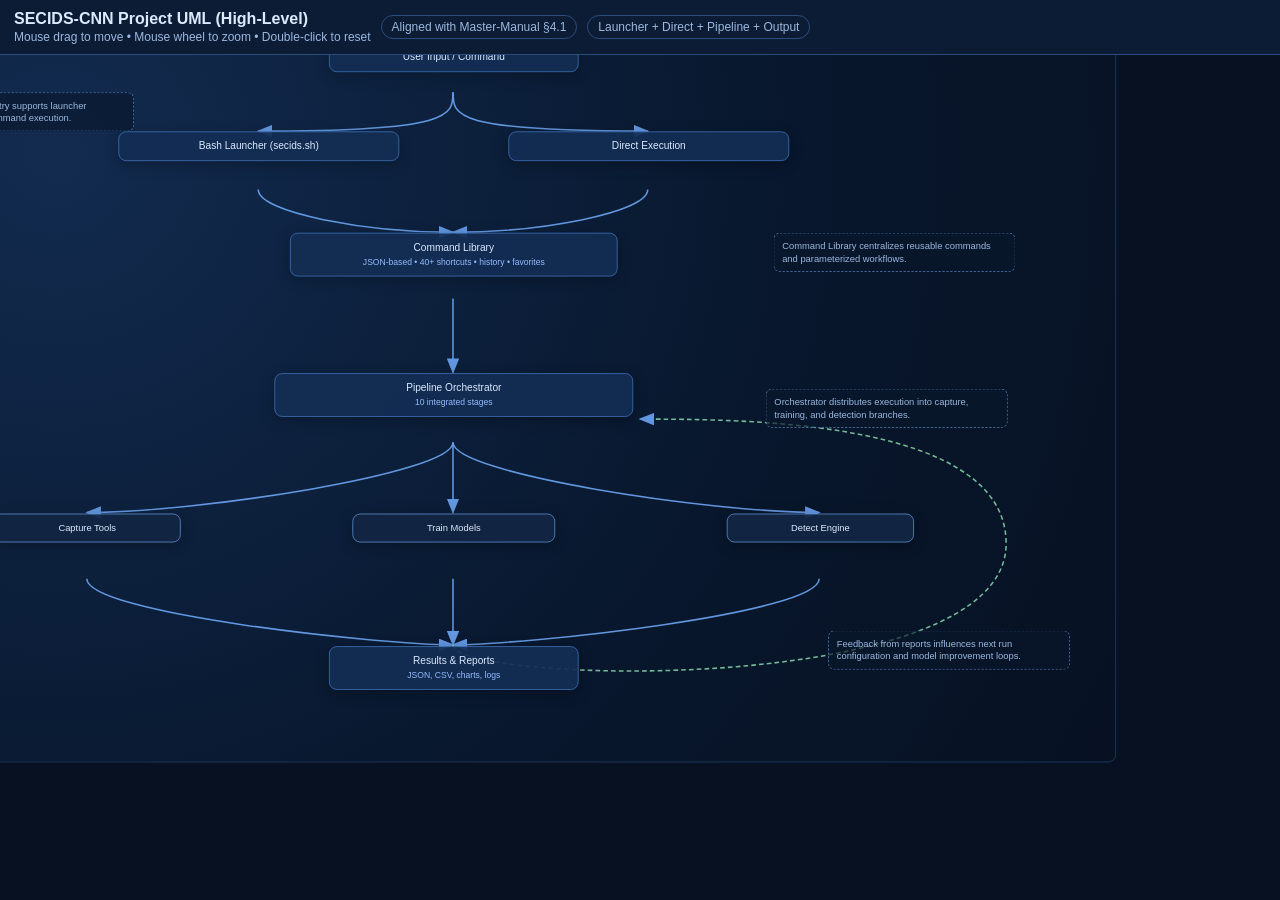
<file: Reports/PROJECT_UML_INTERACTIVE.html>
<!doctype html>
<html lang="en">
<head>
  <meta charset="UTF-8" />
  <meta name="viewport" content="width=device-width, initial-scale=1.0" />
  <title>SecIDS-CNN Project UML (High-Level Interactive)</title>
  <style>
    :root {
      color-scheme: dark;
      --bg: #071122;
      --panel: #0d1c35;
      --line: #2a4d7d;
      --text: #dceaff;
      --muted: #9bb8df;
    }

    * { box-sizing: border-box; }

    body {
      margin: 0;
      font-family: Arial, Helvetica, sans-serif;
      background: var(--bg);
      color: var(--text);
      height: 100vh;
      display: grid;
      grid-template-rows: auto 1fr;
    }

    .header {
      padding: 10px 14px;
      border-bottom: 1px solid var(--line);
      background: var(--panel);
      display: flex;
      flex-wrap: wrap;
      align-items: center;
      gap: 10px;
    }

    .pill {
      border: 1px solid var(--line);
      border-radius: 999px;
      padding: 4px 10px;
      color: var(--muted);
      font-size: 12px;
    }

    .viewer {
      overflow: hidden;
      position: relative;
      cursor: grab;
      user-select: none;
    }

    .viewer.dragging {
      cursor: grabbing;
    }

    .canvas {
      position: absolute;
      left: 50%;
      top: 50%;
      transform-origin: 0 0;
      width: 1700px;
      height: 980px;
      background: radial-gradient(circle at 20% 20%, #122b4f 0%, #08172d 60%, #071122 100%);
      border: 1px solid #1f3f67;
      border-radius: 10px;
      padding: 24px;
    }

    h1 {
      margin: 0;
      font-size: 16px;
      font-weight: 700;
    }

    .subtitle {
      margin: 2px 0 0;
      color: var(--muted);
      font-size: 12px;
    }

    .node {
      position: absolute;
      padding: 10px 12px;
      border: 1px solid #3e73b8;
      background: rgba(19, 45, 84, 0.92);
      border-radius: 10px;
      font-size: 13px;
      line-height: 1.25;
      text-align: center;
      box-shadow: 0 4px 18px rgba(0, 0, 0, 0.28);
    }

    .node.small {
      font-size: 12px;
      border-color: #5f91cf;
      background: rgba(18, 37, 68, 0.92);
    }

    .node em {
      color: #95bbff;
      font-style: normal;
      font-size: 11px;
      display: block;
      margin-top: 4px;
    }

    .note {
      position: absolute;
      border: 1px dashed #547db2;
      border-radius: 8px;
      padding: 8px 10px;
      color: var(--muted);
      font-size: 12px;
      background: rgba(10, 24, 44, 0.65);
      max-width: 310px;
      line-height: 1.35;
    }

    svg {
      position: absolute;
      inset: 0;
      width: 100%;
      height: 100%;
      pointer-events: none;
    }

    .edge {
      stroke: #6aa2ef;
      stroke-width: 2;
      fill: none;
      marker-end: url(#arrow);
      opacity: 0.92;
    }

    .edge.secondary {
      stroke: #7dc8a2;
      stroke-dasharray: 6 4;
    }
  </style>
</head>
<body>
  <div class="header">
    <div>
      <h1>SECIDS-CNN Project UML (High-Level)</h1>
      <div class="subtitle">Mouse drag to move • Mouse wheel to zoom • Double-click to reset</div>
    </div>
    <span class="pill">Aligned with Master-Manual §4.1</span>
    <span class="pill">Launcher + Direct + Pipeline + Output</span>
  </div>

  <div id="viewer" class="viewer">
    <div id="canvas" class="canvas">
      <svg viewBox="0 0 1700 980" preserveAspectRatio="none">
        <defs>
          <marker id="arrow" markerWidth="10" markerHeight="8" refX="9" refY="4" orient="auto" markerUnits="strokeWidth">
            <path d="M0,0 L10,4 L0,8 z" fill="#6aa2ef" />
          </marker>
        </defs>

        <path class="edge" d="M850,120 C850,150 850,170 600,170" />
        <path class="edge" d="M850,120 C850,150 850,170 1100,170" />

        <path class="edge" d="M600,245 C600,275 740,300 850,300" />
        <path class="edge" d="M1100,245 C1100,275 960,300 850,300" />

        <path class="edge" d="M850,385 C850,420 850,450 850,480" />
        <path class="edge" d="M850,570 C850,610 520,660 380,660" />
        <path class="edge" d="M850,570 C850,610 850,660 850,660" />
        <path class="edge" d="M850,570 C850,610 1180,660 1320,660" />

        <path class="edge" d="M380,745 C380,790 760,830 850,830" />
        <path class="edge" d="M850,745 C850,790 850,830 850,830" />
        <path class="edge" d="M1320,745 C1320,790 940,830 850,830" />

        <path class="edge secondary" d="M850,830 C850,880 1560,900 1560,700 C1560,540 1220,540 1090,540" />
      </svg>

      <div class="node" style="left:690px; top:56px; width:320px;">User Input / Command</div>

      <div class="node" style="left:420px; top:170px; width:360px;">Bash Launcher (secids.sh)</div>
      <div class="node" style="left:920px; top:170px; width:360px;">Direct Execution</div>

      <div class="node" style="left:640px; top:300px; width:420px;">Command Library<em>JSON-based • 40+ shortcuts • history • favorites</em></div>

      <div class="node" style="left:620px; top:480px; width:460px;">Pipeline Orchestrator<em>10 integrated stages</em></div>

      <div class="node small" style="left:260px; top:660px; width:240px;">Capture Tools</div>
      <div class="node small" style="left:720px; top:660px; width:260px;">Train Models</div>
      <div class="node small" style="left:1200px; top:660px; width:240px;">Detect Engine</div>

      <div class="node" style="left:690px; top:830px; width:320px;">Results & Reports<em>JSON, CSV, charts, logs</em></div>

      <div class="note" style="left:130px; top:120px;">
        High-level command entry supports launcher shortcuts and direct command execution.
      </div>

      <div class="note" style="left:1260px; top:300px;">
        Command Library centralizes reusable commands and parameterized workflows.
      </div>

      <div class="note" style="left:1250px; top:500px;">
        Orchestrator distributes execution into capture, training, and detection branches.
      </div>

      <div class="note" style="left:1330px; top:810px;">
        Feedback from reports influences next run configuration and model improvement loops.
      </div>
    </div>
  </div>

  <script>
    (function () {
      const viewer = document.getElementById("viewer");
      const canvas = document.getElementById("canvas");

      const state = {
        scale: 0.78,
        tx: -850,
        ty: -480,
        dragging: false,
        lastX: 0,
        lastY: 0,
      };

      function clamp(value, min, max) {
        return Math.max(min, Math.min(max, value));
      }

      function applyTransform() {
        canvas.style.transform = `translate(${state.tx}px, ${state.ty}px) scale(${state.scale})`;
      }

      function zoomAt(clientX, clientY, deltaY) {
        const rect = viewer.getBoundingClientRect();
        const x = clientX - rect.left;
        const y = clientY - rect.top;

        const nextScale = clamp(state.scale * (deltaY < 0 ? 1.12 : 0.88), 0.4, 2.4);
        const ratio = nextScale / state.scale;

        state.tx = x - (x - state.tx) * ratio;
        state.ty = y - (y - state.ty) * ratio;
        state.scale = nextScale;
        applyTransform();
      }

      viewer.addEventListener("wheel", (event) => {
        event.preventDefault();
        zoomAt(event.clientX, event.clientY, event.deltaY);
      }, { passive: false });

      viewer.addEventListener("mousedown", (event) => {
        state.dragging = true;
        state.lastX = event.clientX;
        state.lastY = event.clientY;
        viewer.classList.add("dragging");
      });

      window.addEventListener("mousemove", (event) => {
        if (!state.dragging) return;
        state.tx += event.clientX - state.lastX;
        state.ty += event.clientY - state.lastY;
        state.lastX = event.clientX;
        state.lastY = event.clientY;
        applyTransform();
      });

      window.addEventListener("mouseup", () => {
        state.dragging = false;
        viewer.classList.remove("dragging");
      });

      viewer.addEventListener("dblclick", () => {
        state.scale = 0.78;
        state.tx = -850;
        state.ty = -480;
        applyTransform();
      });

      applyTransform();
    })();
  </script>
</body>
</html>
</file>
